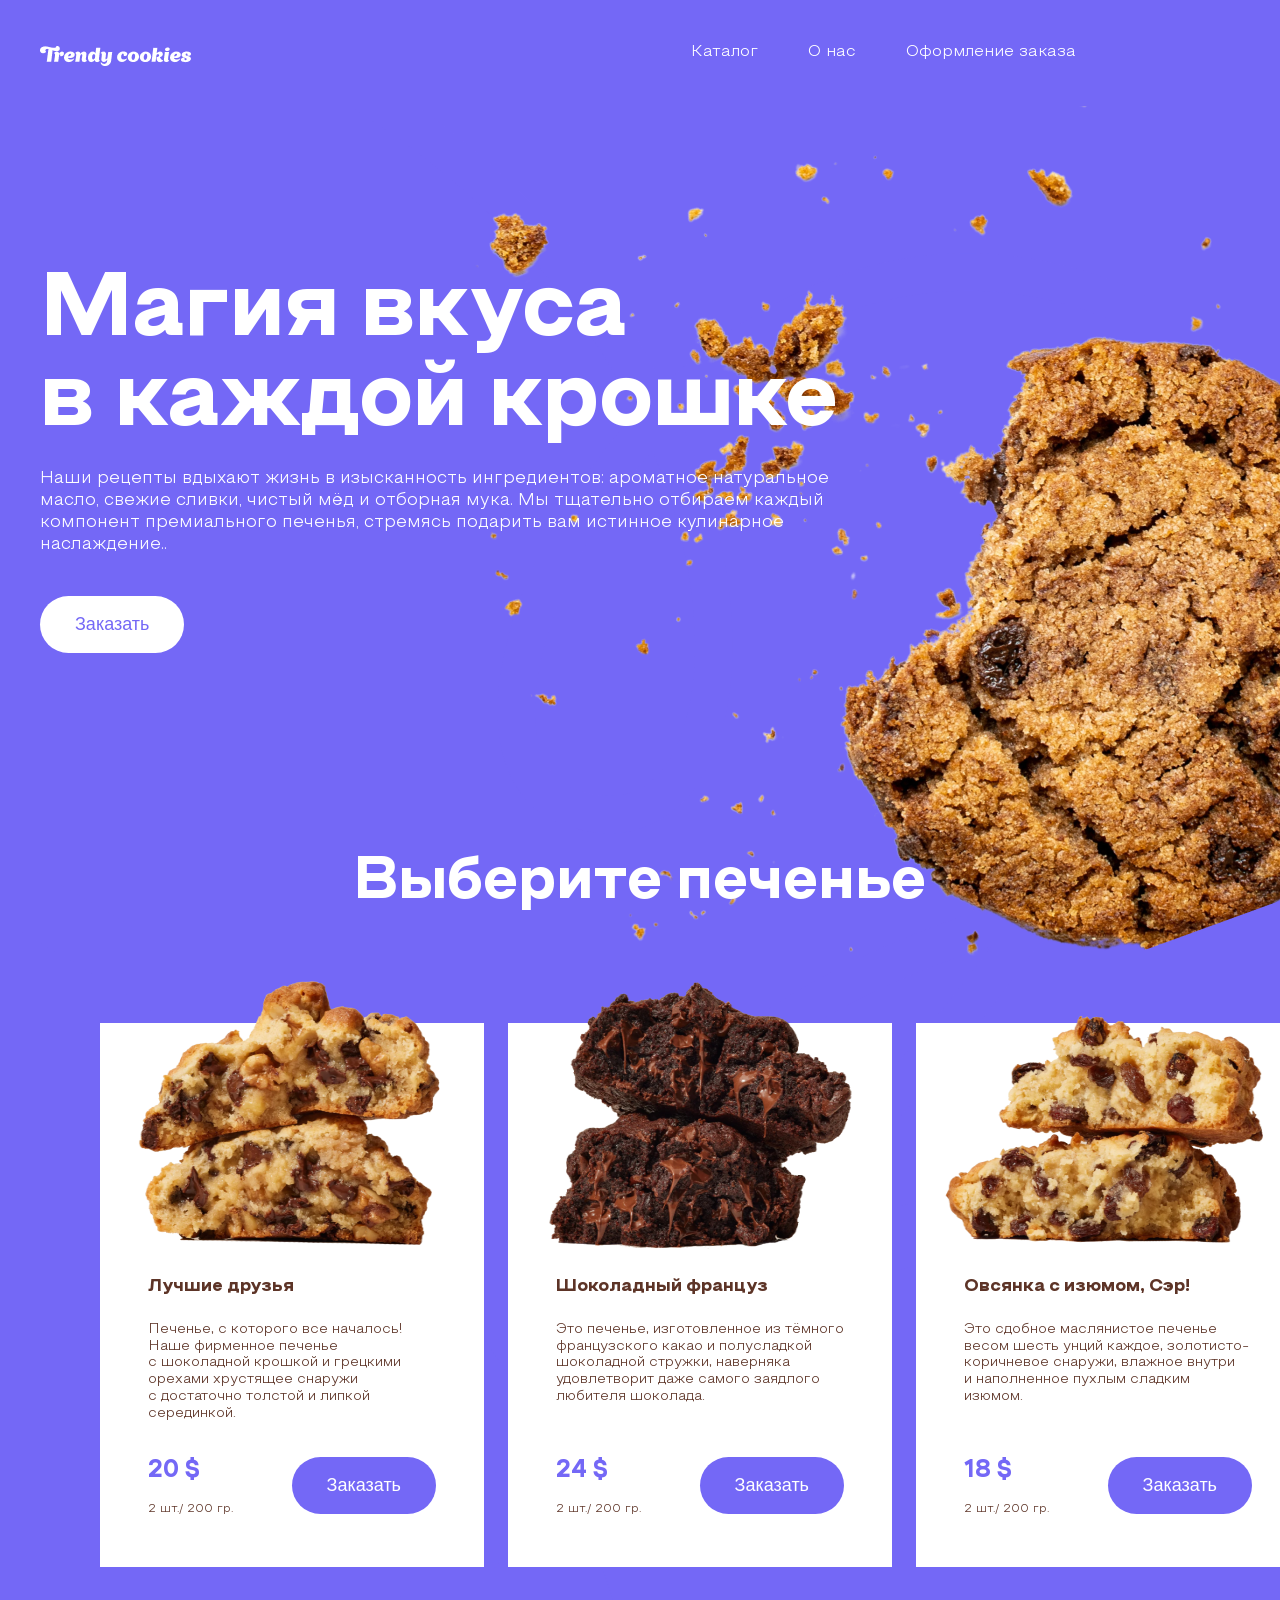
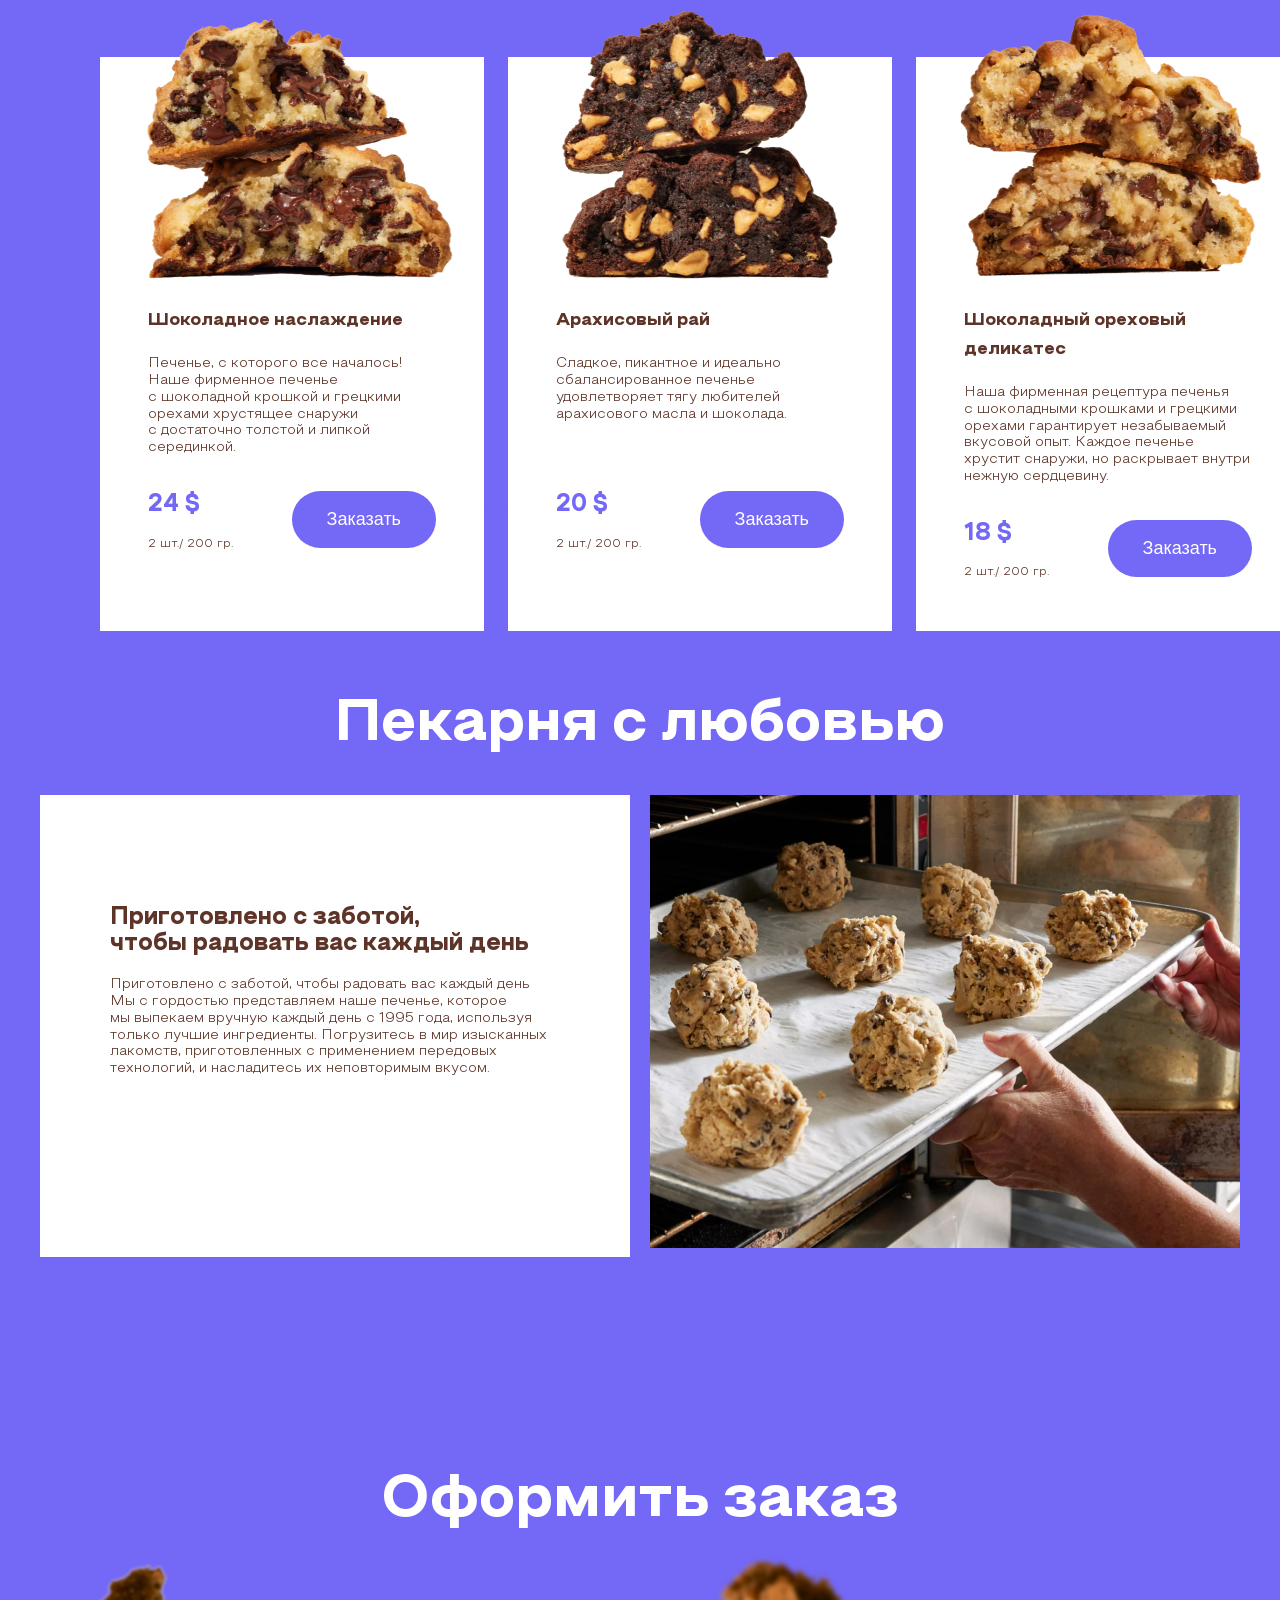
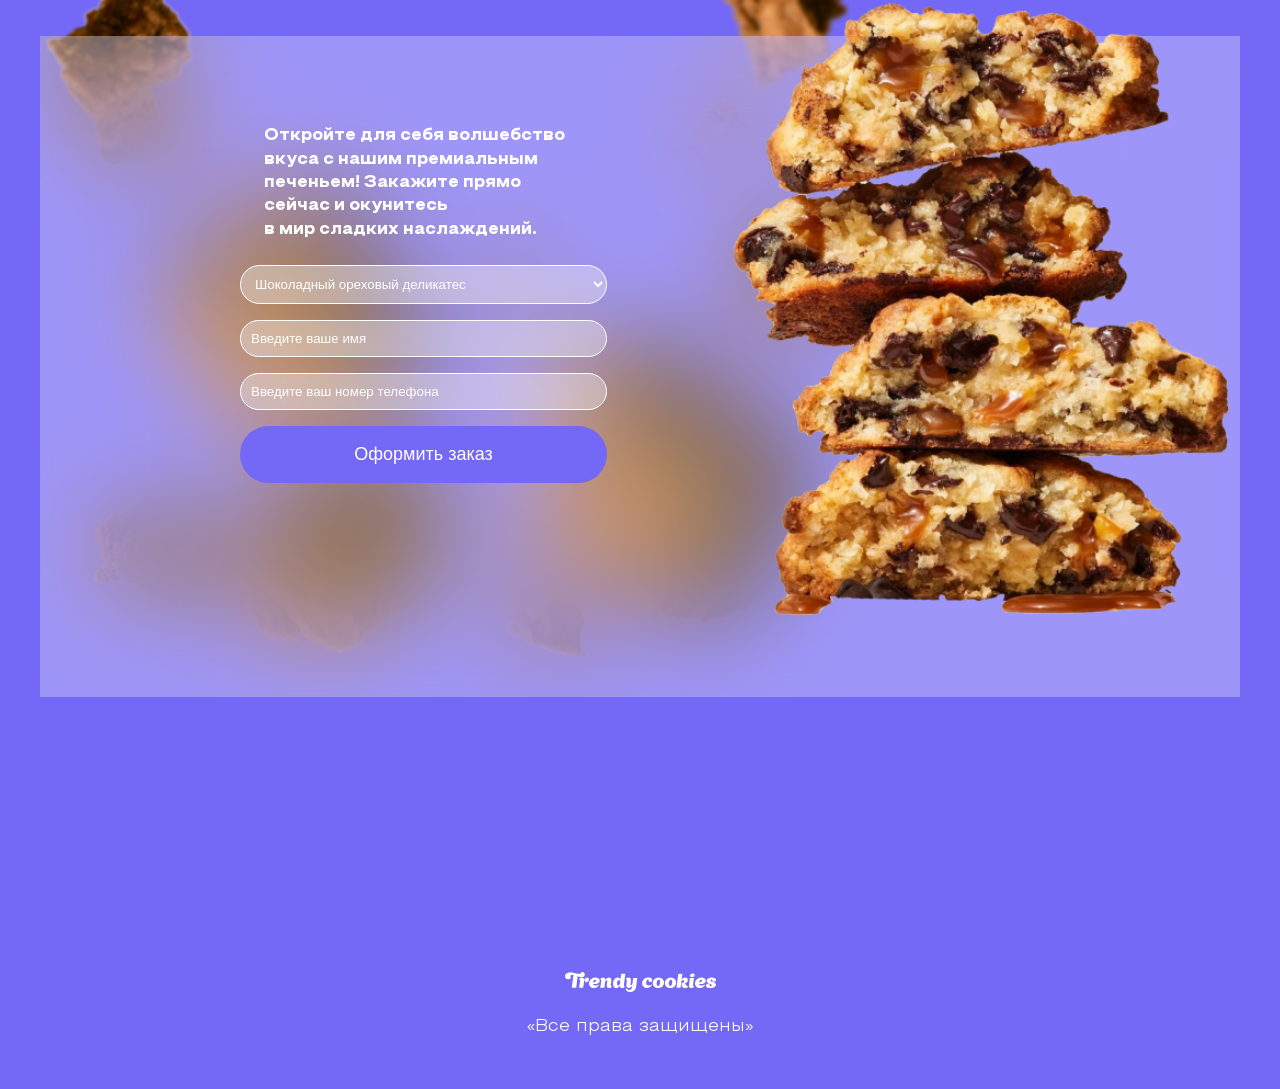
<file: docs/index.html>
<!DOCTYPE html>
<html lang="ru-RU">
<head>
  <meta charset="UTF-8">
  <meta name="description" content="Магия вкуса в каждой крошке - наше премиальное печенье с ароматным натуральным маслом, свежими сливками, чистым медом и отборной мукой.">
  <meta name="keywords" content="печенье, премиальное, натуральное масло, свежие сливки, чистый мед, отборная мука, заказать, кулинарное наслаждение">
  <link rel="stylesheet" href="styles.css">
  <title>Магия вкуса в каждой крошке - Премиальное печенье</title>
</head>
<body>
  <header class="header">
    <div class="header_container"> 
      <div class="logo">
        <img src="images/logo.png" alt="Логотип премиального печенья">
      </div>
      <nav class="menu">
        <nav class="menu">
          <ul>
            <li><a href="#products">Каталог</a></li>
            <li><a href="#products-love">О нас</a></li>
            <li><a href="#products-formit">Оформление заказа</a></li>
          </ul>
        </nav>
      </nav>
    </div>
  </header>
  
  <main class="main">
    <section class="hero" id="hero">
      <div class="main_container">
        <img src="images/line1.png" alt="line" class="line1">
        <div class="main_info">
          <h1 class="title">Магия вкуса <br>в каждой крошке</h1>
          <p class="main_text">Наши рецепты вдыхают жизнь в изысканность ингредиентов: ароматное натуральное масло, свежие сливки, чистый мёд и отборная мука. Мы тщательно отбираем каждый компонент премиального печенья, стремясь подарить вам истинное кулинарное наслаждение..</p>
        </div>
        <div class="main_action">
          <button class="button"  href="#products-formit" >Заказать</button>
        </div>
        <img src="./images/cookie.png" alt="Изображение печенья с различными вкусами и ароматами" class="main_image">
      </div>
    </section>


    <section class="products" id="products">
      <div class="products-container">
        <img src="images/line2.png" alt="line"  class="line2">
        <h2 class="common-title">Выберите печенье</h2>
        <div class="products-items">
             <div class="products-item">
            <div class="products-item-image">
              <img src="./images/1.png" alt="Лучшие друзья печенье">
            </div>
            <div class="products-item-details">
              <h3 class="products-item-title">Лучшие друзья</h3>
              <p class="products-item-text">Печенье, с которого все началось! Наше фирменное печенье с шоколадной крошкой и грецкими орехами хрустящее снаружи с достаточно толстой и липкой серединкой.</p>
              <div class="products-item-extra">
                <div class="products-item-info">
                  <div class="products-item-price">20 $</div>
                  <div class="products-item-weight">2 шт./ 200 гр.</div>
                </div>
                <button class="order-button" href="#products-formit" >Заказать</button>
              </div>
            </div>
             </div>

             <div class="products-item">
              <div class="products-item-image">
                <img src="./images/2.png" alt="Лучшие друзья печенье">
              </div>
              <div class="products-item-details">
                <h3 class="products-item-title">Шоколадный француз</h3>
                <p class="products-item-text">Это печенье, изготовленное из тёмного французского какао и полусладкой шоколадной стружки, наверняка удовлетворит даже самого заядлого любителя шоколада.
                </p>
                <div class="products-item-extra">
                  <div class="products-item-info">
                    <div class="products-item-price">24 $</div>
                    <div class="products-item-weight">2 шт./ 200 гр.</div>
                  </div>
                  <button class="order-button"  href="#products-formit" >Заказать</button>
                </div>
              </div>
             </div>

             <div class="products-item">
                <div class="products-item-image">
                  <img src="./images/3.png" alt="Лучшие друзья печенье">
                </div>
                <div class="products-item-details">
                  <h3 class="products-item-title">Овсянка с изюмом, Сэр!</h3>
                  <p class="products-item-text">Это сдобное маслянистое печенье весом шесть унций каждое, золотисто-коричневое снаружи, влажное внутри и наполненное пухлым сладким изюмом.</p>
                  <div class="products-item-extra">
                    <div class="products-item-info">
                      <div class="products-item-price">18 $</div>
                      <div class="products-item-weight">2 шт./ 200 гр.</div>
                    </div>
                    <button class="order-button"  href="#products-formit" >Заказать</button>
                  </div>
                </div>
             </div>

             <div class="products-item">
                  <div class="products-item-image">
                    <img src="./images/4.png" alt="Лучшие друзья печенье">
                  </div>
                  <div class="products-item-details">
                    <h3 class="products-item-title">Шоколадное наслаждение</h3>
                    <p class="products-item-text">Печенье, с которого все началось! Наше фирменное печенье с шоколадной крошкой и грецкими орехами хрустящее снаружи с достаточно толстой и липкой серединкой.</p>
                    <div class="products-item-extra">
                      <div class="products-item-info">
                        <div class="products-item-price">24 $</div>
                        <div class="products-item-weight">2 шт./ 200 гр.</div>
                      </div>
                      <button class="order-button"  href="#products-formit" >Заказать</button>
                    </div>
                  </div>
             </div>

             <div class="products-item">
                    <div class="products-item-image">
                      <img src="./images/5.png" alt="Лучшие друзья печенье">
                    </div>
                    <div class="products-item-details">
                      <h3 class="products-item-title">Арахисовый рай</h3>
                      <p class="products-item-text"> Сладкое, пикантное и идеально сбалансированное печенье удовлетворяет тягу любителей арахисового масла и шоколада.</p>
                      <div class="products-item-extra">
                        <div class="products-item-info">
                          <div class="products-item-price">20 $</div>
                          <div class="products-item-weight">2 шт./ 200 гр.</div>
                        </div>
                        <button class="order-button"  href="#products-formit" >Заказать</button>
                      </div>
                    </div>
             </div>

             <div class="products-item">
                      <div class="products-item-image">
                        <img src="./images/6.png" alt="Лучшие друзья печенье">
                      </div>
                      <div class="products-item-details">
                        <h3 class="products-item-title">Шоколадный ореховый деликатес</h3>
                        <p class="products-item-text">Наша фирменная рецептура печенья с шоколадными крошками и грецкими орехами гарантирует незабываемый вкусовой опыт. Каждое печенье хрустит снаружи, но раскрывает внутри нежную сердцевину.</p>
                        <div class="products-item-extra">
                          <div class="products-item-info">
                            <div class="products-item-price">18 $</div>
                            <div class="products-item-weight">2 шт./ 200 гр.</div>
                          </div>
                          <button class="order-button"  href="#products-formit" >Заказать</button>
                        </div>
                      </div>
             </div>

        </div>
      </div>
    </section>

    <section class="products-love" id="products-love">
        <div class="products-container">
          <h2  class="common-title"> Пекарня с любовью</h2>
          <div class="products-love-items">
            <div class="products-item-white">
              <h3 class="products-love-item-title">Приготовлено с заботой, чтобы радовать вас каждый день</h3>
              <p class="products-item-text">Приготовлено с заботой, чтобы радовать вас каждый день
                Мы с гордостью представляем наше печенье, которое мы выпекаем вручную каждый день с 1995 года, используя только лучшие ингредиенты. Погрузитесь в мир изысканных лакомств, приготовленных с применением передовых технологий, и насладитесь их неповторимым вкусом.</p>
            </div>
            <div "products-item-image">
              <img src="./images/love.png" alt="love">
            </div>
          </div>
      </div>
    </section>

    <section class="products-formit" id="products-formit">
      <img src="./images/line3.png" alt="line"  class="line3">
      <div class="products-order">
        <h2 class="common-title">Оформить заказ</h2>
        <img src="./images/breadcrumbs.png" alt="breadcrumbs" class="breadcrumbs-bg">
        <div class="formit">
          <form class="formit-action" action="/submit" method="post">
            <p class="oder-form_text">
              Откройте для себя волшебство вкуса с нашим премиальным печеньем! Закажите прямо сейчас и окунитесь в мир сладких наслаждений. 
            </p>
            <select class="name-product" name="product" id="product">
              <option value="chocolate_oreo">Шоколадный ореховый деликатес</option>
              <option value="best_friends">Лучшие друзья</option>
              <option value="french_chocolate">Шоколадный француз</option>
              <option value="oatmeal_with_raisins">Овсянка с изюмом, Сэр!</option>
              <option value="chocolate_indulgence">Шоколадное наслаждение</option>
              <option value="peanut_butter_paradise">Арахисовый рай</option>
            </select>
            <input type="text" name="name" id="name" required placeholder="Введите ваше имя">
            <input type="tel" name="phone" id="phone" required placeholder="Введите ваш номер телефона">
            <button type="submit">Оформить заказ</button>
          </form>
          <img src="./images/order.png" alt="love" class="main_images_oder">
        </div>
      </div>
    </section>
    <footer>
      <div class="footer">
        <div class="footer-logo">
          <img src="./images/logo.png" alt="Логотип премиального печенья">
        </div>
        <div class="footer-text">
          <span>«Все права защищены»</span>
        </div>
      </div>
    </footer>
  </main>
  <script>
   // Выберите все кнопки "Заказать"
const orderButtons = document.querySelectorAll('.order-button');

// Добавьте обработчик клика для каждой кнопки
orderButtons.forEach(button => {
  button.addEventListener('click', function(event) {
    event.preventDefault(); // предотвратите стандартное поведение ссылки
    const productsFormitSection = document.getElementById('products-formit');
    productsFormitSection.scrollIntoView({ behavior: 'smooth' });
  });
});
  </script>
</body>
</html>
</file>
<file: docs/styles.css>
* {
  box-sizing: border-box;
  margin: 0;
  padding: 0;
}
@font-face {
  font-family: 'Steppe-Book';
  src: url('./fonts/Steppe-Book.ttf');
}
@font-face {
  font-family: 'Steppe-ExtraBold' ;
  src: url('./fonts/Steppe-ExtraBold.ttf');
}
body {
  font-family: 'Steppe-Book', sans-serif;
  line-height: 1.6;
  color: white;
  background-color: #7468F6;
}
.common-title{
  font-family: 'Steppe-ExtraBold' ,  sans-serif;
  font-size: 60px;
  line-height: 100%;
  display: flex;
  justify-content: center;
}
.header {
  padding: 40px 0;
}

.menu{
  margin-left: 250px;
  
}
.header .header_container{
  display: flex;
  align-items: center;

}

.header_container {
  max-width: 1200px;
  margin: 0 auto;
  
}

.logo img {
  width: 151;
  height: 20px;
  vertical-align: bottom;
}

.menu ul{
  list-style-type: none;
  display: flex;
  gap: 50px;
 
}
.menu a{
  text-decoration: none;
  color: #FFFFFF;
  cursor: pointer;
 
}
.menu a:hover{
  border-bottom: 2px solid white;
}
.main{
  position: relative;
  overflow: hidden;
}
.main_container {
  max-width: 1200px;
  margin: 0 auto;
}
.hero {
 padding-top: 162px;
 padding-bottom: 200px;
}

.hero .title {
  font-family: 'Steppe-ExtraBold', sans-serif;
  font-size: 90px;
  line-height: 100%;
  color: #FFFFFF;
  margin-bottom: 20px;
}

.hero .main_text {
  min-width: 697px;
  font-size: 17px;
  line-height: 130%;
  color: white;
  margin-bottom: 40px;
}
.main_info{
  max-width: 811px;
}

.hero .button {
  background-color: #fff;
  color: #7468F6;
  padding: 18px 35px;
  text-align: center;
  border-radius: 60px;
  cursor: pointer;
  box-sizing: border-box;
  border: none;
  transition: background-color 0.3s ease;
  font-size: 18px;
}

.hero .button:hover {
  background-color: yellow;
}
.main_image{
  position: absolute;
  top: 0;
  right: 0;
  z-index: -1;
}
.products{
  padding: 0 100px;
  position: relative;
}
.products-container {
  max-width: 1200px;
  margin: 0 auto;
}
.products-items{
  display: grid;
  grid-template-columns: repeat(3, 384px);
  gap: 90px 24px;
  margin-top: 110px;
}
.products-item{
  background-color: white;
  color: #5D3427;
  padding: 24px;
}
.products-item-image{
  height: 202px;
  text-align: center;
}
.products-item-image img{
  height: 272px;
  top: -70px;
  position: relative;
  max-width: 100%;
}
.products-item-details{
  padding: 24px;
}
.products-item-price{
  color:#7468F6;
  font-family: 'Steppe-ExtraBold' ,  sans-serif;
  font-size: 24px;
  margin-bottom: 10px;
}
.products-item-title{
  font-size: 18px;
  font-family: 'Steppe-ExtraBold' ,  sans-serif;
  margin-bottom: 20px;
  }
.products-item-text{
  height: 110px;
  font-size: 14px;
  line-height: 120%;
  margin-bottom: 20px;
}
.products-item-extra{
  display: flex;
  justify-content: space-between;
  align-items: center;
}
.products-item-weight{
  font-size: 12px;
}
.oder-form_text{
  color: #FFFFFF;
  padding: 24px;
}

.order-button {
  background-color:#7468F6;
  color: #fff;
  padding: 18px 35px;
  text-align: center;
  border-radius: 60px;
  cursor: pointer;
  box-sizing: border-box;
  border: none;
  transition: background-color 0.3s ease;
  font-size: 18px;
}

.order-button:hover {
  background-color: rgb(123, 0, 255);
}

.products-love-items{
  display: flex;
  gap: 20px;
  margin-top: 40px;
}
.products-love-item{
  width: 590px;
  height: 453px;
}

.products-love{
  padding: 64px 0 150px 0;
}
.products-love-item-title{
  font-family: 'Steppe-ExtraBold' ,  sans-serif;
  line-height: 110%;
  font-size: 24px;
  margin-bottom: 20px;
}
.products-item-white{
  background-color: #fff;
  padding: 110px 70px;
  box-sizing: border-box;
  color: #5D3427;
}
.products-formit .products-order{
  position: relative;
}
.products-order{
  max-width: 1200px;
  margin: 0 auto;
 
}
.products-formit{
  padding: 64px 0 150px 0;
  position: relative;
}
.formit {
  display: flex;
  gap: 10%;
  color: #5D3427;
  padding: 24px 0;
  margin-top: 105px;
  background-color: rgb(255 255 255 / 30%);
  backdrop-filter: blur(50px);
  display: flex;
}
.formit-action{
  margin-left: 200px;
  max-width: 367px;
  padding: 40px 0 40px 0;
  
  

}
.main_images{
  height: 272px;
  top: -70px;
  position: relative;
  max-width: 100%;
}
::placeholder{
  color: #FFFFFF;
}
.name-product{
margin-right: 10px;
}

select, input[type="text"], input[type="tel"] {
  width: 100%;
  padding: 10px;
  border: 1px solid white ;
  margin-bottom: 16px;
  border-radius: 60px;
  border-color: #FFFFFF;
  background-color: rgb(255 255 255 / 30%);
  backdrop-filter: blur(50px);
  color: #FFFFFF;
}

button[type="submit"] {
  background-color: #7468F6;
  color: #FFFFFF;
  padding: 18px 35px;
  text-align: center;
  border-radius: 60px;
  cursor: pointer;
  box-sizing: border-box;
  border: none;
  transition: background-color 0.3s ease;
  font-size: 18px;
  width: 100%;
}

button[type="submit"]:hover {
  background-color: #7468F6;
}
.main_images_oder{
  width: 559px;
  top: -58px;
  position: relative;
}
.oder-form_text{
  font-family: 'Steppe-ExtraBold' ,  sans-serif;
  font-size: 18px;
  line-height: 130%;
}
.breadcrumbs-bg{
  position: absolute;
  top: 0;
  right: calc(100% - 810px);
  z-index: -1;
}
.footer{
  padding: 125px 0 50px;
  text-align: center;
}
.footer-log{
    width: 151;
    height: 20px;
    vertical-align: bottom;
}
.footer-text{
  margin-top: 14px;
  font-size: 18px;
  line-height: 130%;
}
.line1{
  position: absolute;
  z-index: -1;
  top: 0;
  left: calc(100% - 960px);
}
.line2{
  position: absolute;
  z-index: -1;
  top: -40;
  left: 0;
}
.line3{
  position: absolute;
  z-index: -1;
  top: -920px;
  left: 0;
}
</file>
